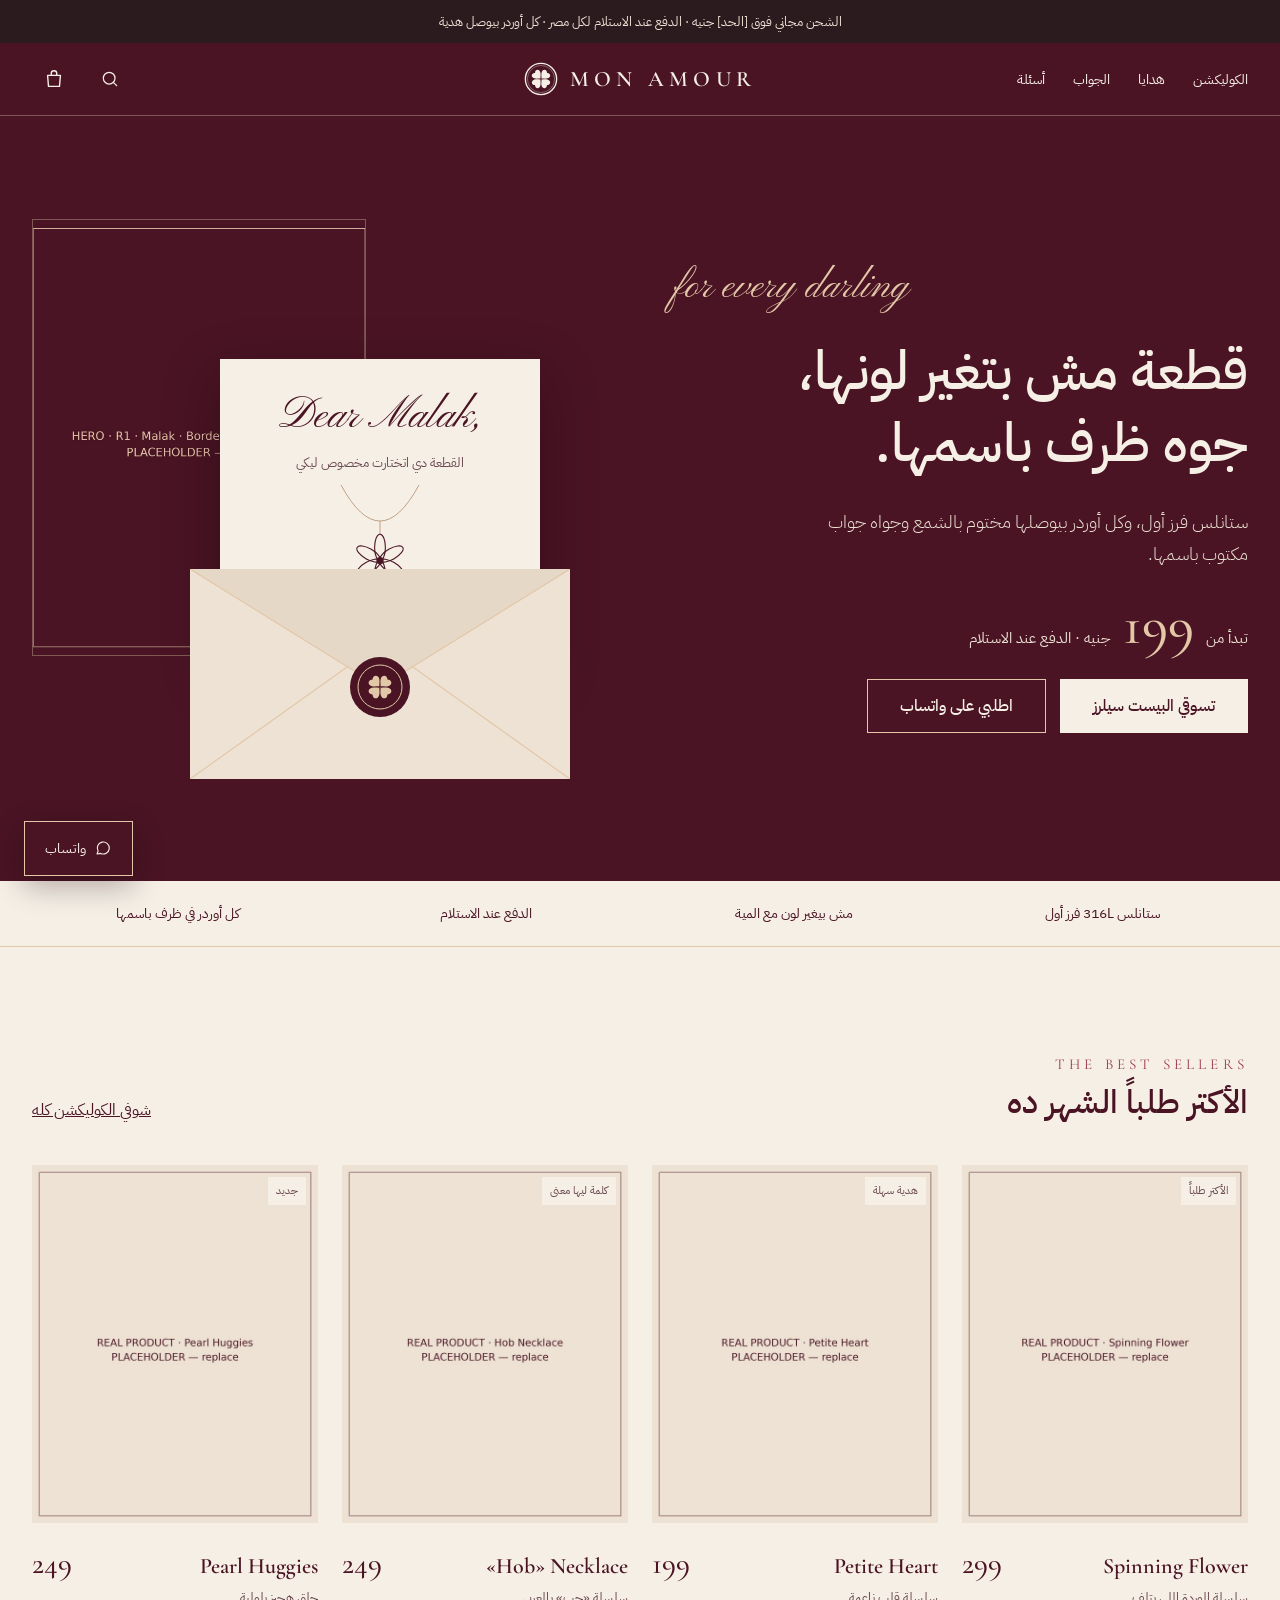
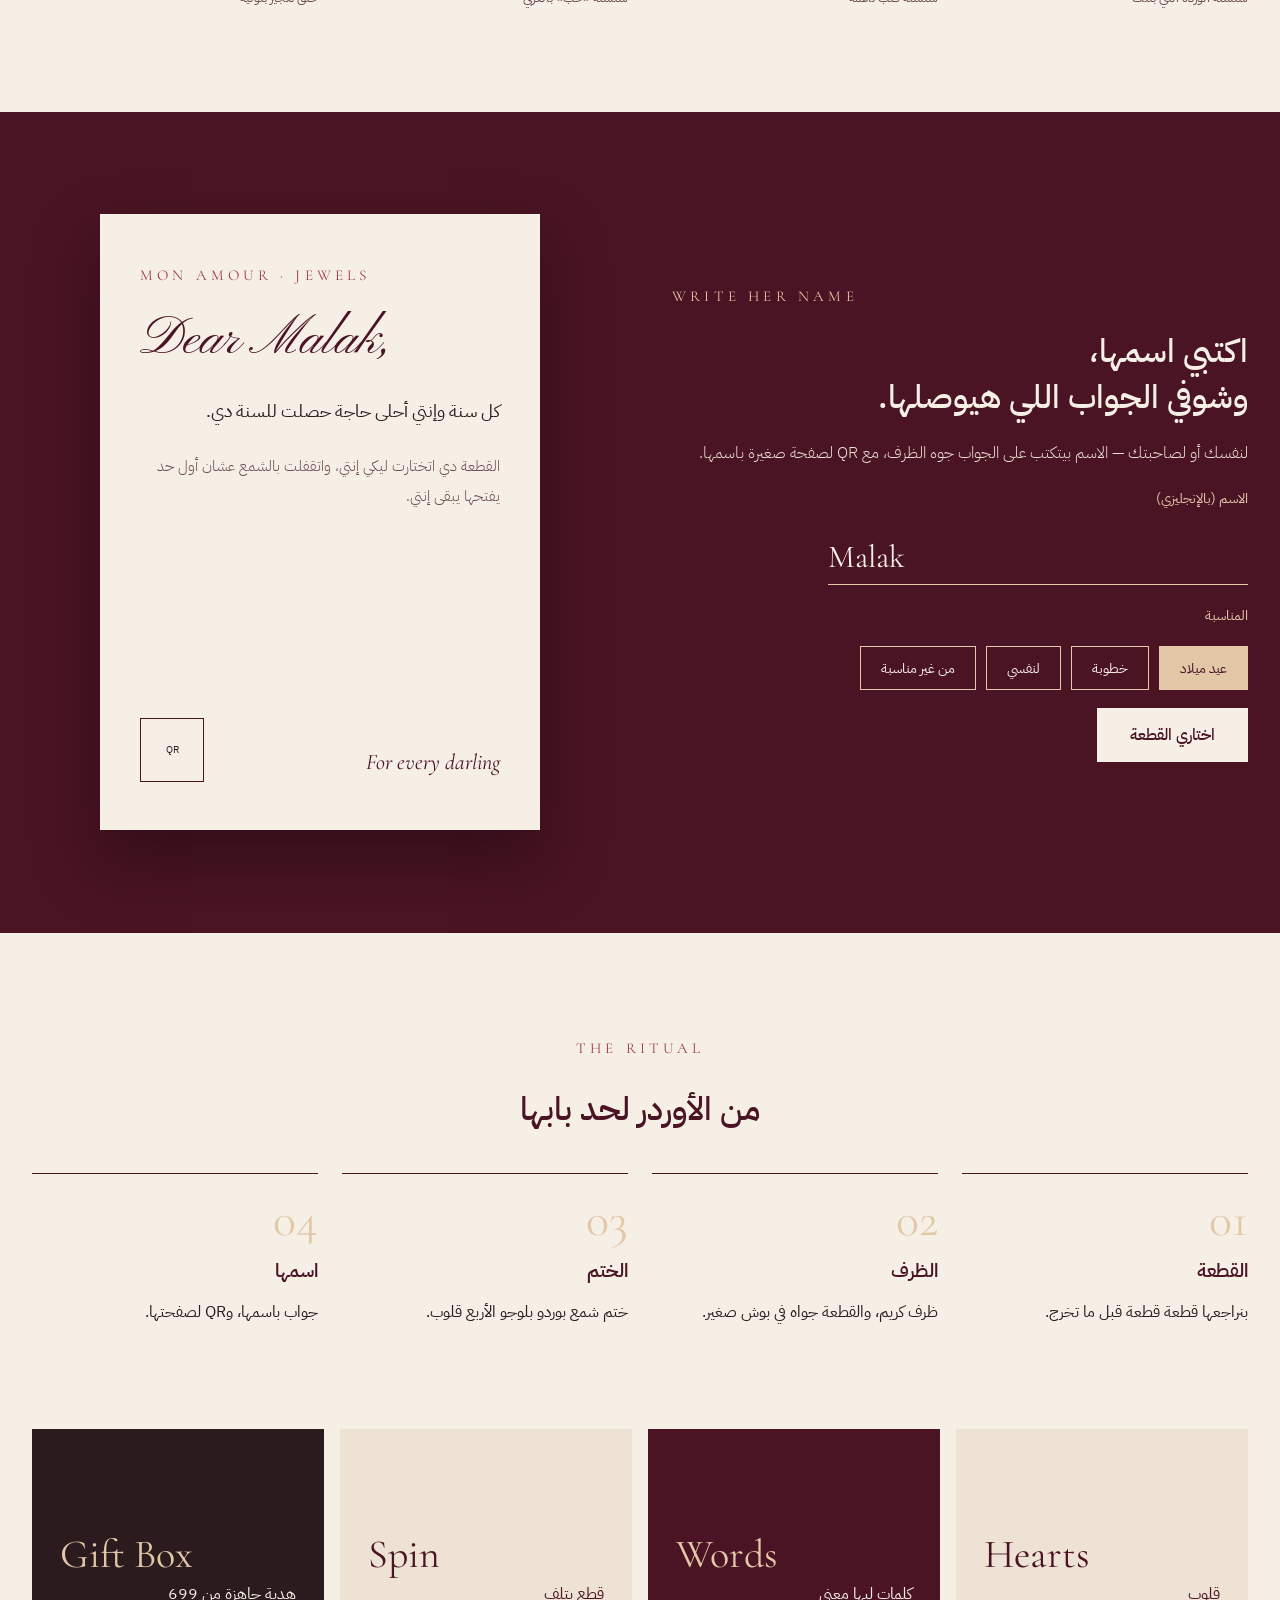
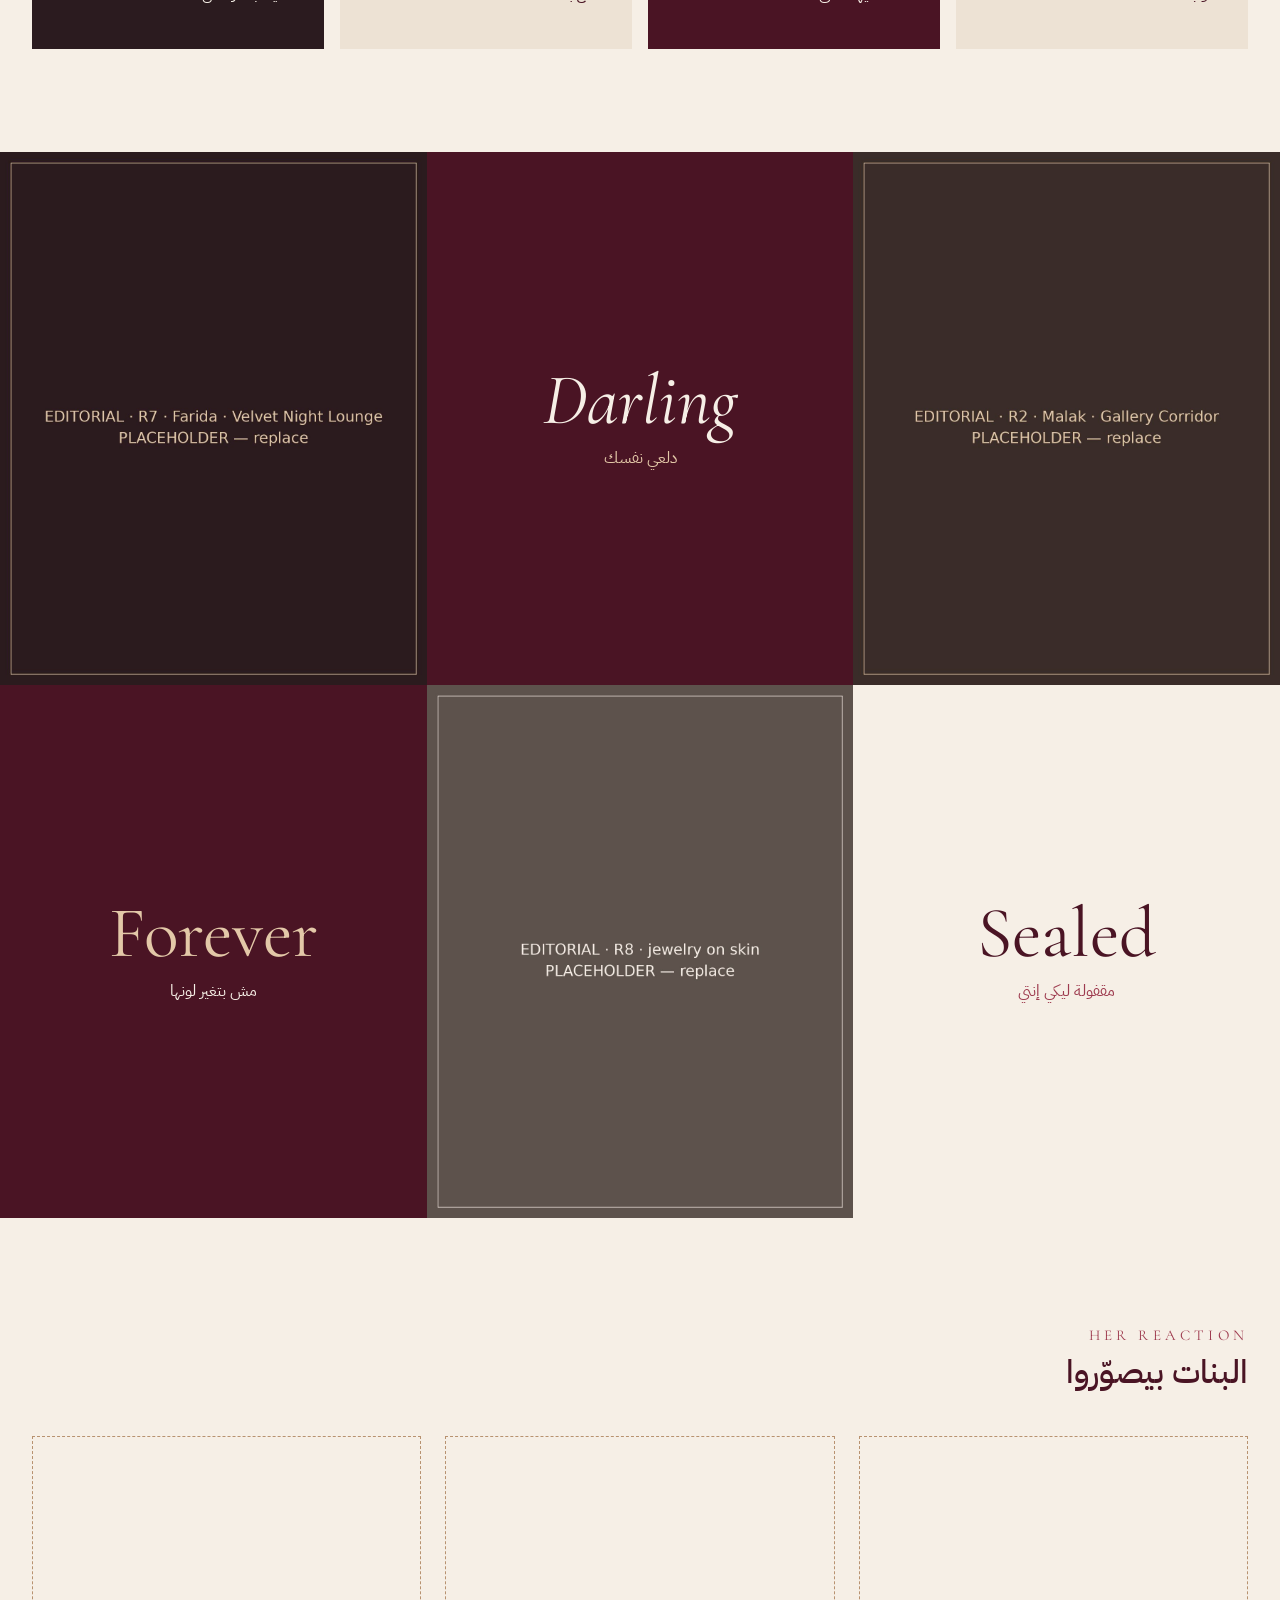
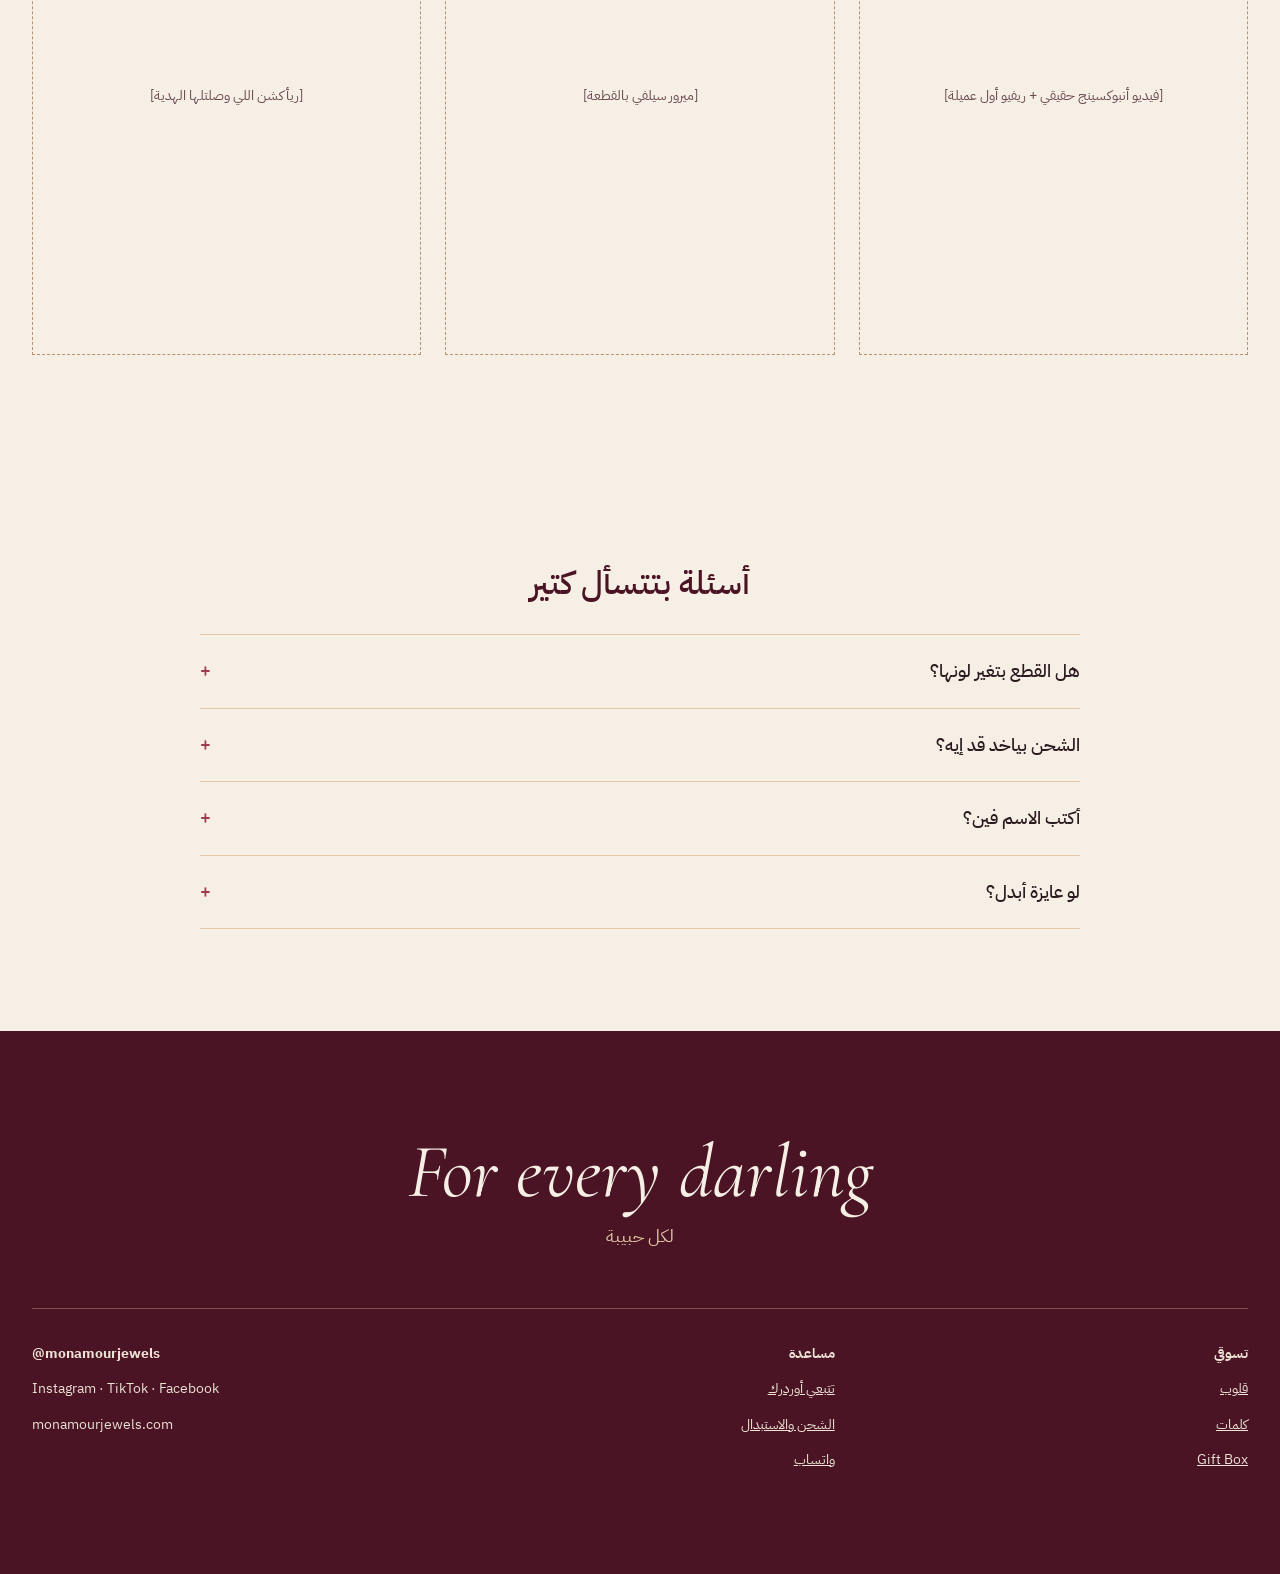
<file: index.html>
<!doctype html>
<html lang="ar" dir="rtl" class="no-js">
<head>
<meta charset="utf-8">
<meta name="viewport" content="width=device-width, initial-scale=1">
<title>MON AMOUR | اكسسوارات ستانلس مش بتغير لون — كل أوردر بيوصل هدية</title>
<meta name="description" content="سلاسل وحلقان ستانلس 316L مش بتغير لون، من 199 جنيه، الدفع عند الاستلام لكل مصر. كل أوردر بيوصل في ظرف مختوم وجواه جواب باسمها.">
<link rel="canonical" href="https://monamourjewels.com/">
<meta property="og:title" content="MON AMOUR · For every darling">
<meta property="og:description" content="قطعة مش بتغير لونها، جوه ظرف باسمها. من 199 جنيه، الدفع عند الاستلام.">
<meta property="og:image" content="https://monamourjewels.com/assets/images/og-cover.jpg">
<meta property="og:locale" content="ar_EG">
<link rel="icon" href="assets/logo/rosette.svg" type="image/svg+xml">
<link rel="preconnect" href="https://fonts.googleapis.com">
<link rel="preconnect" href="https://fonts.gstatic.com" crossorigin>
<link href="https://fonts.googleapis.com/css2?family=Cormorant+Garamond:ital,wght@0,400;0,500;0,600;1,400;1,500&family=IBM+Plex+Sans+Arabic:wght@300;400;500;600&family=Pinyon+Script&display=swap" rel="stylesheet">
<link rel="stylesheet" href="css/tokens.css">
<link rel="stylesheet" href="css/base.css">
<link rel="stylesheet" href="css/motion.css">

<!-- GEO/SEO: who the brand is, in one machine-readable block. Keep it identical to the About page + social bios. -->
<script type="application/ld+json">
{
  "@context": "https://schema.org",
  "@type": "Organization",
  "name": "MON AMOUR",
  "alternateName": "MON AMOUR Jewels",
  "url": "https://monamourjewels.com",
  "logo": "https://monamourjewels.com/assets/logo/rosette.svg",
  "slogan": "For every darling",
  "description": "براند اكسسوارات ستانلس 316L في مصر، مش بتغير لون، من 199 جنيه، والدفع عند الاستلام. كل أوردر بيوصل في ظرف مختوم وجواه جواب باسمها.",
  "areaServed": "EG",
  "sameAs": ["https://www.instagram.com/monamourjewels", "https://www.tiktok.com/@monamourjewels", "https://www.facebook.com/monamourjewels"]
}
</script>
</head>
<body>
<!-- Shared SVG symbols -->
<svg width="0" height="0" style="position:absolute" aria-hidden="true">
  <defs>
    <path id="heart" d="M0,-2 C-3,-6 -14,-12 -14,-21 C-14,-28 -6,-31 0,-25 C6,-31 14,-28 14,-21 C14,-12 3,-6 0,-2Z"/>
    <symbol id="rosette" viewBox="-50 -50 100 100">
      <circle r="46" fill="none" stroke="currentColor" stroke-width="4"/>
      <circle r="40" fill="none" stroke="currentColor" stroke-width="1"/>
      <g fill="currentColor">
        <use href="#heart" transform="rotate(45)"/><use href="#heart" transform="rotate(135)"/>
        <use href="#heart" transform="rotate(225)"/><use href="#heart" transform="rotate(315)"/>
      </g>
    </symbol>
    <symbol id="flower" viewBox="0 0 170 200">
      <path d="M20,0 Q85,120 150,0" fill="none" stroke="#B89270" stroke-width="1.4"/>
      <line x1="85" y1="60" x2="85" y2="82" stroke="#B89270" stroke-width="1.4"/>
      <g class="m-spin">
        <g fill="none" stroke="#4A1424" stroke-width="1.8">
          <ellipse cx="85" cy="104" rx="9" ry="22" transform="rotate(0 85 126)"/><ellipse cx="85" cy="104" rx="9" ry="22" transform="rotate(60 85 126)"/>
          <ellipse cx="85" cy="104" rx="9" ry="22" transform="rotate(120 85 126)"/><ellipse cx="85" cy="104" rx="9" ry="22" transform="rotate(180 85 126)"/>
          <ellipse cx="85" cy="104" rx="9" ry="22" transform="rotate(240 85 126)"/><ellipse cx="85" cy="104" rx="9" ry="22" transform="rotate(300 85 126)"/>
        </g>
        <circle cx="85" cy="126" r="6" fill="#4A1424"/>
      </g>
    </symbol>
    <symbol id="i-wa" viewBox="0 0 24 24"><path d="M4 20l1.5-4A8 8 0 1 1 9 19.2L4 20z" fill="none" stroke="currentColor" stroke-width="1.5" stroke-linecap="round" stroke-linejoin="round"/></symbol>
    <symbol id="i-bag" viewBox="0 0 24 24"><g fill="none" stroke="currentColor" stroke-width="1.5" stroke-linecap="round" stroke-linejoin="round"><path d="M5 8h14l-1 12H6L5 8z"/><path d="M9 8V6a3 3 0 0 1 6 0v2"/></g></symbol>
    <symbol id="i-search" viewBox="0 0 24 24"><g fill="none" stroke="currentColor" stroke-width="1.5" stroke-linecap="round"><circle cx="11" cy="11" r="7"/><path d="M20 20l-4-4"/></g></symbol>
    <symbol id="i-menu" viewBox="0 0 24 24"><path d="M4 8h16M4 16h16" fill="none" stroke="currentColor" stroke-width="1.5" stroke-linecap="round"/></symbol>
  </defs>
</svg>

<div class="announce">الشحن مجاني فوق [الحد] جنيه · الدفع عند الاستلام لكل مصر · كل أوردر بيوصل هدية</div>

<header class="header">
  <div class="container header__row">
    <nav class="nav" aria-label="القائمة الرئيسية">
      <a href="#shop">الكوليكشن</a><a href="#gift">هدايا</a><a href="#ritual">الجواب</a><a href="#faq">أسئلة</a>
    </nav>
    <button class="icon-btn menu-btn" type="button" aria-label="القائمة"><svg width="22" height="22"><use href="#i-menu"/></svg></button>
    <a class="logo" href="/" aria-label="MON AMOUR الرئيسية" dir="ltr">
      <svg width="34" height="34" aria-hidden="true"><use href="#rosette"/></svg><span>MON AMOUR</span>
    </a>
    <div class="header__tools">
      <button class="icon-btn" type="button" aria-label="بحث"><svg width="20" height="20"><use href="#i-search"/></svg></button>
      <a class="icon-btn" href="#cart" aria-label="الشنطة، فاضية"><svg width="22" height="22"><use href="#i-bag"/></svg></a>
    </div>
  </div>
</header>

<main>
  <!-- 01 HERO — offer + price + CTA + WhatsApp on the first screen -->
  <section class="stage hero">
    <div class="container section hero__grid">
      <div class="hero__copy">
        <span class="script hero__kicker m-up m-d1">for every darling</span>
        <h1 class="m-up m-d2">قطعة مش بتغير لونها،<br>جوه ظرف باسمها.</h1>
        <p class="hero__lead m-up m-d3">ستانلس فرز أول، وكل أوردر بيوصلها مختوم بالشمع وجواه جواب مكتوب باسمها.</p>
        <p class="price-line m-up m-d4"><span>تبدأ من</span><span class="latin">199</span><span>جنيه · الدفع عند الاستلام</span></p>
        <div class="hero__ctas m-up m-d4">
          <a class="btn btn--cream" href="#shop">تسوقي البيست سيلرز</a>
          <a class="btn btn--ghost" href="https://wa.me/20XXXXXXXXXX">اطلبي على واتساب</a>
        </div>
      </div>
      <div class="hero__visual" aria-hidden="true">
        <img class="hero__photo" src="assets/images/hero-r1-malak-lacquer.jpg" alt="" width="640" height="800" fetchpriority="high">
        <div class="envelope">
          <div class="letter m-rise">
            <span class="script m-write">Dear Malak,</span>
            <span class="muted" style="font-size:13px">القطعة دي اتختارت مخصوص ليكي</span>
            <svg width="120" height="120"><use href="#flower"/></svg>
          </div>
          <svg class="envelope__body" viewBox="0 0 380 210">
            <rect width="380" height="210" fill="#EDE2D4"/>
            <path d="M0,210 L160,96 M380,210 L220,96" fill="none" stroke="#E3C8A8" stroke-width="1.2"/>
            <path d="M0,0 L190,118 L380,0" fill="#E6D8C6" stroke="#E3C8A8" stroke-width="1.2"/>
            <g class="m-seal">
              <circle cx="190" cy="118" r="30" fill="#4A1424"/>
              <circle cx="190" cy="118" r="22" fill="none" stroke="#E3C8A8" stroke-width="1"/>
              <g fill="#E3C8A8" transform="translate(190 118) scale(.42)">
                <use href="#heart" transform="rotate(45)"/><use href="#heart" transform="rotate(135)"/><use href="#heart" transform="rotate(225)"/><use href="#heart" transform="rotate(315)"/>
              </g>
            </g>
          </svg>
        </div>
      </div>
    </div>
  </section>

  <!-- 02 TRUST -->
  <section class="trust" aria-label="ليه MON AMOUR">
    <div class="container trust__row">
      <div class="trust__item">ستانلس 316L فرز أول</div>
      <div class="trust__item">مش بيغير لون مع المية</div>
      <div class="trust__item">الدفع عند الاستلام</div>
      <div class="trust__item">كل أوردر في ظرف باسمها</div>
    </div>
  </section>

  <!-- 03 BEST SELLERS — 4 pieces, real product photo + 5s in-hand video -->
  <section id="shop" class="container section">
    <div class="section-head">
      <div><span class="eyebrow">The best sellers</span><h2 class="h2">الأكتر طلباً الشهر ده</h2></div>
      <a href="/collections/all">شوفي الكوليكشن كله</a>
    </div>
    <div class="grid-products">
      <a class="card m-reveal" href="product.html">
        <div class="card__media"><span class="card__tag">الأكتر طلباً</span><img src="assets/images/product-spinning-flower.jpg" alt="سلسلة الوردة اللي بتلف ستانلس دهبي" loading="lazy" width="600" height="750"></div>
        <div class="card__meta"><div><div class="card__name">Spinning Flower</div><div class="card__ar">سلسلة الوردة اللي بتلف</div></div><span class="card__price latin m-sweep">299</span></div>
      </a>
      <a class="card m-reveal" href="product.html">
        <div class="card__media"><span class="card__tag">هدية سهلة</span><img src="assets/images/product-petite-heart.jpg" alt="سلسلة قلب ناعمة ستانلس" loading="lazy" width="600" height="750"></div>
        <div class="card__meta"><div><div class="card__name">Petite Heart</div><div class="card__ar">سلسلة قلب ناعمة</div></div><span class="card__price latin m-sweep">199</span></div>
      </a>
      <a class="card m-reveal" href="product.html">
        <div class="card__media"><span class="card__tag">كلمة ليها معنى</span><img src="assets/images/product-hob.jpg" alt="سلسلة حب بالعربي ستانلس" loading="lazy" width="600" height="750"></div>
        <div class="card__meta"><div><div class="card__name">«Hob» Necklace</div><div class="card__ar">سلسلة «حب» بالعربي</div></div><span class="card__price latin m-sweep">249</span></div>
      </a>
      <a class="card m-reveal" href="product.html">
        <div class="card__media"><span class="card__tag">جديد</span><img src="assets/images/product-pearl-huggies.jpg" alt="حلق هجيز ستانلس بلولية" loading="lazy" width="600" height="750"></div>
        <div class="card__meta"><div><div class="card__name">Pearl Huggies</div><div class="card__ar">حلق هجيز بلولية</div></div><span class="card__price latin m-sweep">249</span></div>
      </a>
    </div>
  </section>

  <!-- 04 WRITE HER NAME — the selling experience -->
  <section id="gift" class="stage namer">
    <div class="container section namer__grid">
      <div class="namer__form">
        <span class="eyebrow">Write her name</span>
        <h2 class="h2">اكتبي اسمها،<br>وشوفي الجواب اللي هيوصلها.</h2>
        <p style="font-weight:300;color:var(--sand-linen)">لنفسك أو لصاحبتك — الاسم بيتكتب على الجواب جوه الظرف، مع QR لصفحة صغيرة باسمها.</p>
        <label for="her-name">الاسم (بالإنجليزي)</label>
        <input id="her-name" type="text" maxlength="16" placeholder="Malak" value="Malak" autocomplete="off" data-name-input>
        <span class="label" id="occ-label">المناسبة</span>
        <div class="pills" role="group" aria-labelledby="occ-label" data-occasions>
          <button class="pill" type="button" aria-pressed="true" data-line="كل سنة وإنتي أحلى حاجة حصلت للسنة دي.">عيد ميلاد</button>
          <button class="pill" type="button" aria-pressed="false" data-line="مبروك يا عروسة — دي أول هدية في الحكاية.">خطوبة</button>
          <button class="pill" type="button" aria-pressed="false" data-line="دلعي نفسك — إنتي المناسبة.">لنفسي</button>
          <button class="pill" type="button" aria-pressed="false" data-line="من غير مناسبة… عشان إنتي تستاهلي.">من غير مناسبة</button>
        </div>
        <a class="btn btn--cream" href="#shop" style="align-self:flex-start">اختاري القطعة</a>
      </div>
      <div class="letter-card" aria-live="polite">
        <span class="eyebrow" style="color:var(--dried-rose)">MON AMOUR · Jewels</span>
        <span class="script m-write" data-name-out>Dear Malak,</span>
        <p style="font-size:18px;line-height:2" data-occ-out>كل سنة وإنتي أحلى حاجة حصلت للسنة دي.</p>
        <p class="muted" style="font-size:15px;line-height:2;font-weight:300">القطعة دي اتختارت ليكي إنتي، واتقفلت بالشمع عشان أول حد يفتحها يبقى إنتي.</p>
        <div class="letter-card__foot"><span class="latin" style="font-style:italic;font-size:22px;color:var(--seal-bordeaux)">For every darling</span><div class="qr" dir="ltr">QR</div></div>
      </div>
    </div>
  </section>

  <!-- 05 THE RITUAL -->
  <section id="ritual" class="container section">
    <div class="section-head section-head--center"><span class="eyebrow">The ritual</span><h2 class="h2">من الأوردر لحد بابها</h2></div>
    <ol class="ritual">
      <li class="m-reveal"><span class="num latin">01</span><strong>القطعة</strong><span>بنراجعها قطعة قطعة قبل ما تخرج.</span></li>
      <li class="m-reveal"><span class="num latin">02</span><strong>الظرف</strong><span>ظرف كريم، والقطعة جواه في بوش صغير.</span></li>
      <li class="m-reveal"><span class="num latin">03</span><strong>الختم</strong><span>ختم شمع بوردو بلوجو الأربع قلوب.</span></li>
      <li class="m-reveal"><span class="num latin">04</span><strong>اسمها</strong><span>جواب باسمها، وQR لصفحتها.</span></li>
    </ol>
  </section>

  <!-- 06 SHOP BY MEANING -->
  <section class="container" style="padding-bottom:var(--section-y)">
    <div class="meanings">
      <a class="meaning" href="/collections/hearts"><span class="latin">Hearts</span><span>قلوب</span></a>
      <a class="meaning meaning--stage" href="/collections/words"><span class="latin">Words</span><span>كلمات ليها معنى</span></a>
      <a class="meaning" href="/collections/spin"><span class="latin">Spin</span><span>قطع بتلف</span></a>
      <a class="meaning meaning--night" href="/products/gift-box"><span class="latin">Gift Box</span><span>هدية جاهزة من 699</span></a>
    </div>
  </section>

  <!-- 07 EDITORIAL CHESSBOARD — AI shoot system shots (recipes R2 / R7 / R8) -->
  <section class="night" aria-label="Editorial">
    <div class="container chess" style="padding-inline:0">
      <img src="assets/images/editorial-r2-malak-corridor.jpg" alt="ملك لابسة سلسلة MON AMOUR في ممر جاليري" loading="lazy" width="600" height="750">
      <div class="chess__word stage"><span class="latin" style="font-style:italic">Darling</span><span style="color:var(--champagne)">دلعي نفسك</span></div>
      <img src="assets/images/editorial-r7-farida-lounge.jpg" alt="فريدة بلوك سهرة وسلسلة MON AMOUR" loading="lazy" width="600" height="750">
      <div class="chess__word" style="background:var(--letter-cream)"><span class="latin" style="color:var(--seal-bordeaux)">Sealed</span><span style="color:var(--dried-rose)">مقفولة ليكي إنتي</span></div>
      <img src="assets/images/editorial-r8-malak-skin.jpg" alt="سلسلة MON AMOUR على الرقبة قريب" loading="lazy" width="600" height="750">
      <div class="chess__word stage"><span class="latin" style="color:var(--champagne)">Forever</span><span>مش بتغير لونها</span></div>
    </div>
  </section>

  <!-- 08 HER REACTION — real UGC only, after the first orders -->
  <section class="container section">
    <div class="section-head"><div><span class="eyebrow">Her reaction</span><h2 class="h2">البنات بيصوّروا</h2></div></div>
    <div class="ugc"><div>[فيديو أنبوكسينج حقيقي + ريفيو أول عميلة]</div><div>[ميرور سيلفي بالقطعة]</div><div>[ريأكشن اللي وصلتلها الهدية]</div></div>
  </section>

  <!-- 09 FAQ — direct answers in the first sentence (GEO) -->
  <section id="faq" class="container section">
    <div class="faq">
      <h2 class="h2" style="text-align:center;margin-bottom:28px">أسئلة بتتسأل كتير</h2>
      <details><summary>هل القطع بتغير لونها؟</summary><p>لا. القطع ستانلس ستيل 316L، ماشية مع المية والبرفان.</p></details>
      <details><summary>الشحن بياخد قد إيه؟</summary><p>بنشحن لكل محافظات مصر خلال [عدد] أيام، والدفع عند الاستلام.</p></details>
      <details><summary>أكتب الاسم فين؟</summary><p>في صفحة القطعة، قبل «اطلبي». بنكتبه على الجواب جوه الظرف.</p></details>
      <details><summary>لو عايزة أبدل؟</summary><p>[سياسة الاستبدال والمرتجع]</p></details>
    </div>
  </section>
</main>

<!-- 10 SIGN-OFF -->
<footer class="footer">
  <div class="container section">
    <div class="footer__sign"><span class="latin">For every darling</span><span style="color:var(--champagne);font-size:18px">لكل حبيبة</span></div>
    <div class="footer__cols">
      <div><strong>تسوقي</strong><a href="/collections/hearts">قلوب</a><a href="/collections/words">كلمات</a><a href="/products/gift-box">Gift Box</a></div>
      <div><strong>مساعدة</strong><a href="/pages/track">تتبعي أوردرك</a><a href="#faq">الشحن والاستبدال</a><a href="https://wa.me/20XXXXXXXXXX">واتساب</a></div>
      <div dir="ltr"><strong>@monamourjewels</strong><span>Instagram · TikTok · Facebook</span><span>monamourjewels.com</span></div>
    </div>
  </div>
</footer>

<a class="wa-float" href="https://wa.me/20XXXXXXXXXX" aria-label="اطلبي على واتساب"><svg width="18" height="18" aria-hidden="true"><use href="#i-wa"/></svg><span>واتساب</span></a>
<div class="buybar">
  <a class="btn btn--bordeaux" href="#shop">اطلبي — الدفع عند الاستلام</a>
  <a class="wa" href="https://wa.me/20XXXXXXXXXX" aria-label="واتساب"><svg width="20" height="20" aria-hidden="true"><use href="#i-wa"/></svg></a>
</div>

<script src="js/app.js" defer></script>
</body>
</html>
</file>
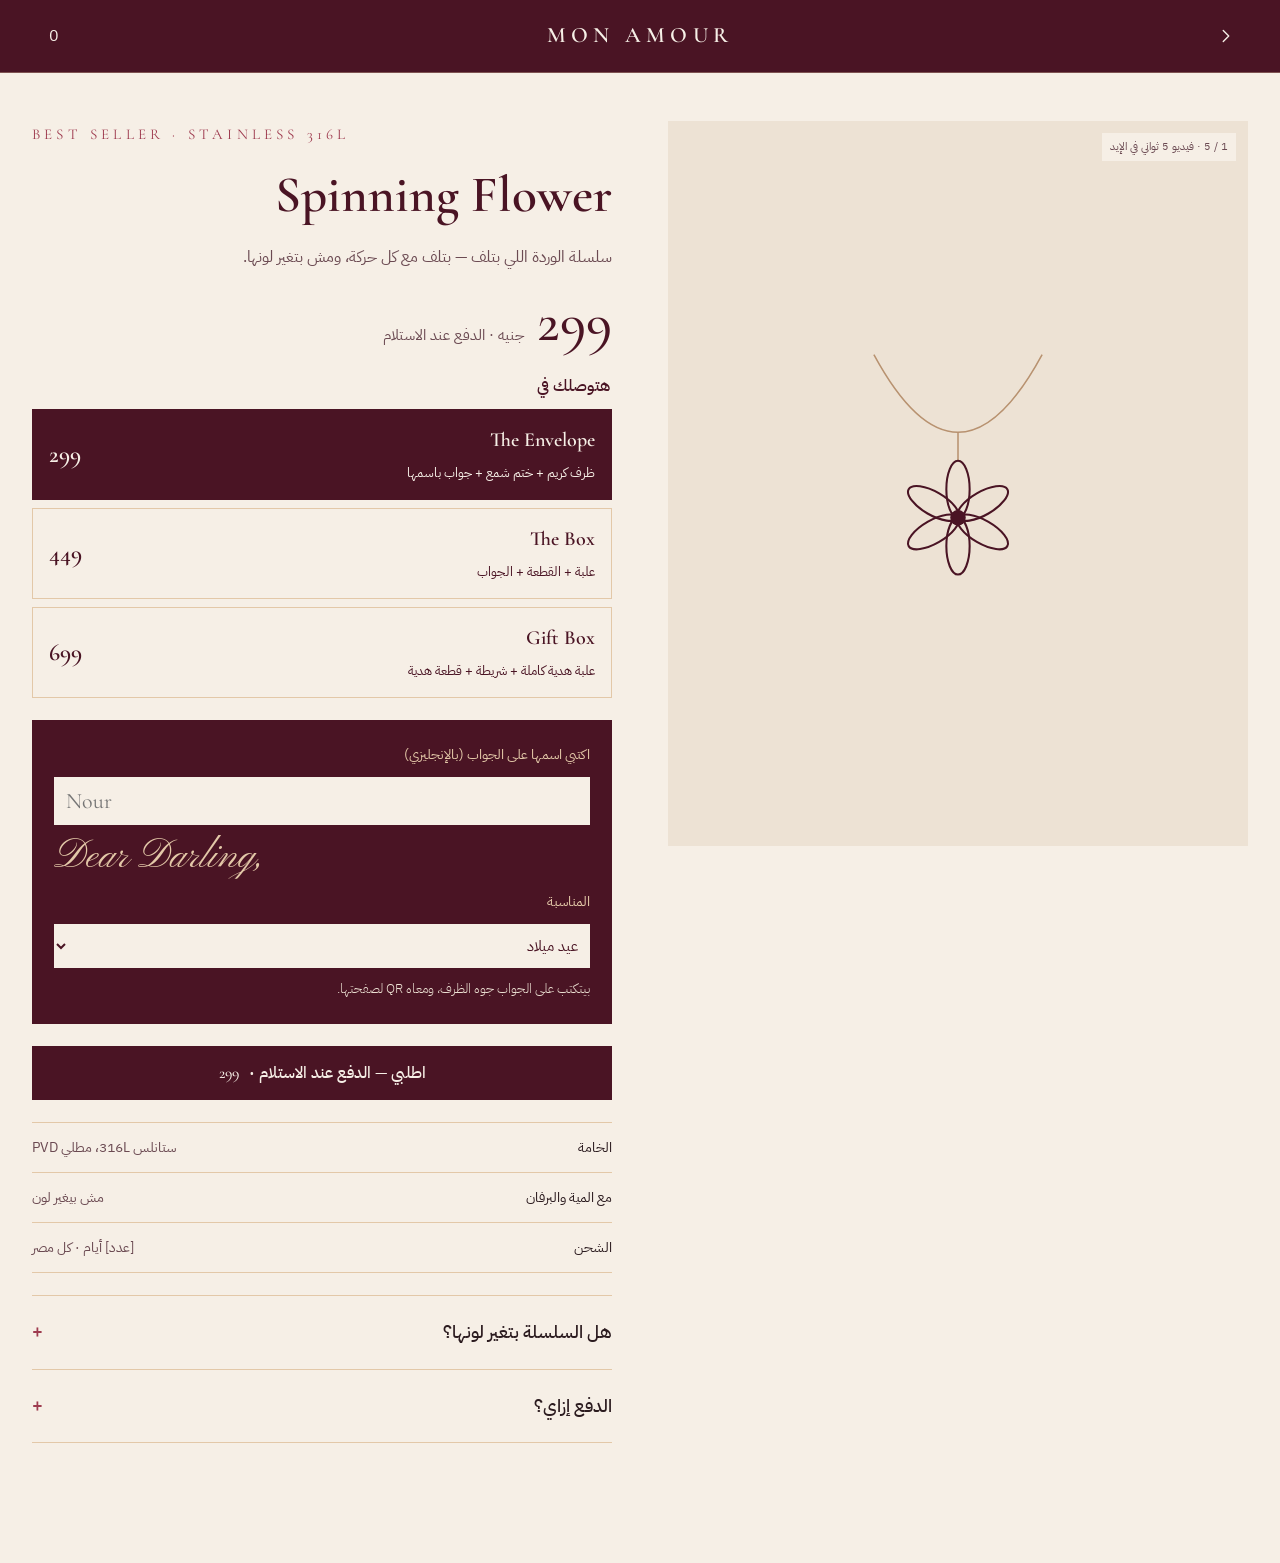
<file: product.html>
<!doctype html>
<html lang="ar" dir="rtl" class="no-js">
<head>
<meta charset="utf-8">
<meta name="viewport" content="width=device-width, initial-scale=1">
<title>سلسلة الوردة اللي بتلف ستانلس 316L | MON AMOUR</title>
<meta name="description" content="سلسلة Spinning Flower ستانلس 316L مش بتغير لون مع المية، 299 جنيه، الدفع عند الاستلام لكل مصر. بتوصل في ظرف مختوم وجواه جواب باسمها.">
<link rel="canonical" href="https://monamourjewels.com/products/spinning-flower-necklace">
<link rel="icon" href="assets/logo/rosette.svg" type="image/svg+xml">
<link rel="preconnect" href="https://fonts.googleapis.com">
<link rel="preconnect" href="https://fonts.gstatic.com" crossorigin>
<link href="https://fonts.googleapis.com/css2?family=Cormorant+Garamond:ital,wght@0,400;0,500;0,600;1,400&family=IBM+Plex+Sans+Arabic:wght@300;400;500;600&family=Pinyon+Script&display=swap" rel="stylesheet">
<link rel="stylesheet" href="css/tokens.css">
<link rel="stylesheet" href="css/base.css">
<link rel="stylesheet" href="css/motion.css">
<!-- Product schema. In Shopify, generate from product data (price, availability). Add aggregateRating ONLY from real reviews. -->
<script type="application/ld+json">
{
  "@context": "https://schema.org",
  "@type": "Product",
  "name": "Spinning Flower Necklace — سلسلة الوردة اللي بتلف",
  "brand": { "@type": "Brand", "name": "MON AMOUR" },
  "material": "Stainless steel 316L, PVD plated",
  "description": "سلسلة ستانلس 316L بوردة بتلف مع الحركة، مش بتغير لون مع المية والبرفان. بتوصل في ظرف مختوم وجواب باسمها.",
  "image": ["https://monamourjewels.com/assets/images/product-spinning-flower.jpg"],
  "offers": { "@type": "Offer", "priceCurrency": "EGP", "price": "299", "availability": "https://schema.org/InStock", "url": "https://monamourjewels.com/products/spinning-flower-necklace" }
}
</script>
<script type="application/ld+json">
{
  "@context": "https://schema.org",
  "@type": "FAQPage",
  "mainEntity": [
    { "@type": "Question", "name": "هل السلسلة بتغير لونها؟", "acceptedAnswer": { "@type": "Answer", "text": "لا. ستانلس ستيل 316L مطلي PVD، ماشي مع المية والبرفان." } },
    { "@type": "Question", "name": "الدفع إزاي؟", "acceptedAnswer": { "@type": "Answer", "text": "الدفع عند الاستلام لكل محافظات مصر." } }
  ]
}
</script>
</head>
<body>
<svg width="0" height="0" style="position:absolute" aria-hidden="true">
  <defs>
    <symbol id="flower" viewBox="0 0 170 200">
      <path d="M20,0 Q85,120 150,0" fill="none" stroke="#B89270" stroke-width="1.2"/>
      <line x1="85" y1="60" x2="85" y2="82" stroke="#B89270" stroke-width="1.2"/>
      <g class="m-spin"><g fill="none" stroke="#4A1424" stroke-width="1.6">
        <ellipse cx="85" cy="104" rx="9" ry="22" transform="rotate(0 85 126)"/><ellipse cx="85" cy="104" rx="9" ry="22" transform="rotate(60 85 126)"/><ellipse cx="85" cy="104" rx="9" ry="22" transform="rotate(120 85 126)"/>
        <ellipse cx="85" cy="104" rx="9" ry="22" transform="rotate(180 85 126)"/><ellipse cx="85" cy="104" rx="9" ry="22" transform="rotate(240 85 126)"/><ellipse cx="85" cy="104" rx="9" ry="22" transform="rotate(300 85 126)"/>
      </g><circle cx="85" cy="126" r="6" fill="#4A1424"/></g>
    </symbol>
    <symbol id="i-wa" viewBox="0 0 24 24"><path d="M4 20l1.5-4A8 8 0 1 1 9 19.2L4 20z" fill="none" stroke="currentColor" stroke-width="1.5" stroke-linecap="round" stroke-linejoin="round"/></symbol>
    <symbol id="i-back" viewBox="0 0 24 24"><path d="M9 6l6 6-6 6" fill="none" stroke="currentColor" stroke-width="1.5" stroke-linecap="round" stroke-linejoin="round"/></symbol>
  </defs>
</svg>

<header class="header">
  <div class="container header__row">
    <a class="icon-btn" href="index.html" aria-label="رجوع للرئيسية"><svg width="22" height="22"><use href="#i-back"/></svg></a>
    <a class="logo" href="index.html" dir="ltr"><span>MON AMOUR</span></a>
    <div class="header__tools"><a class="icon-btn" href="#cart" aria-label="الشنطة">0</a></div>
  </div>
</header>

<main class="container">
  <!-- In Shopify this is a product form: name + occasion go as line item properties, packaging = variant -->
  <form class="pdp" action="/cart/add" method="post" data-pdp>
    <div class="pdp__gallery">
      <!-- Replace with real product photos + 5s in-hand video (muted, loop, playsinline, lazy) -->
      <svg width="220" height="260" role="img" aria-label="سلسلة الوردة اللي بتلف"><use href="#flower"/></svg>
      <span class="card__tag">1 / 5 · فيديو 5 ثواني في الإيد</span>
    </div>

    <div class="pdp__info">
      <span class="eyebrow">Best seller · Stainless 316L</span>
      <h1>Spinning Flower</h1>
      <p class="muted">سلسلة الوردة اللي بتلف — بتلف مع كل حركة، ومش بتغير لونها.</p>
      <p class="price-line" style="color:var(--muted)"><span class="latin" style="color:var(--seal-bordeaux)" data-total>299</span><span>جنيه · الدفع عند الاستلام</span></p>

      <fieldset class="pack">
        <legend style="font-weight:500;color:var(--seal-bordeaux);margin-bottom:8px">هتوصلك في</legend>
        <input type="radio" name="id" id="v-env" value="VARIANT_ID_ENVELOPE" data-price="299" checked>
        <label for="v-env"><span><span class="latin">The Envelope</span><br><small>ظرف كريم + ختم شمع + جواب باسمها</small></span><span class="p latin">299</span></label>
        <input type="radio" name="id" id="v-box" value="VARIANT_ID_BOX" data-price="449">
        <label for="v-box"><span><span class="latin">The Box</span><br><small>علبة + القطعة + الجواب</small></span><span class="p latin">449</span></label>
        <input type="radio" name="id" id="v-gift" value="VARIANT_ID_GIFTBOX" data-price="699">
        <label for="v-gift"><span><span class="latin">Gift Box</span><br><small>علبة هدية كاملة + شريطة + قطعة هدية</small></span><span class="p latin">699</span></label>
      </fieldset>

      <div class="pdp__name">
        <label for="pdp-name">اكتبي اسمها على الجواب (بالإنجليزي)</label>
        <input id="pdp-name" name="properties[Her name]" type="text" maxlength="16" placeholder="Nour" autocomplete="off" data-name-input>
        <span class="script m-write" data-name-out aria-live="polite">Dear Darling,</span>
        <label for="pdp-occ">المناسبة</label>
        <select id="pdp-occ" name="properties[Occasion]" style="min-height:44px;font:15px var(--font-arabic);padding:8px;border:0;background:var(--letter-cream);color:var(--seal-bordeaux)">
          <option>عيد ميلاد</option><option>خطوبة</option><option>لنفسي</option><option>من غير مناسبة</option>
        </select>
        <small style="color:var(--sand-linen);font-weight:300">بيتكتب على الجواب جوه الظرف، ومعاه QR لصفحتها.</small>
      </div>

      <button class="btn btn--bordeaux" type="submit">اطلبي — الدفع عند الاستلام · <span class="latin" data-total>299</span></button>

      <div class="specs">
        <div><span>الخامة</span><span class="muted">ستانلس 316L، مطلي PVD</span></div>
        <div><span>مع المية والبرفان</span><span class="muted">مش بيغير لون</span></div>
        <div><span>الشحن</span><span class="muted">[عدد] أيام · كل مصر</span></div>
      </div>

      <div class="faq" style="margin:0">
        <details><summary>هل السلسلة بتغير لونها؟</summary><p>لا. ستانلس ستيل 316L مطلي PVD، ماشي مع المية والبرفان.</p></details>
        <details><summary>الدفع إزاي؟</summary><p>الدفع عند الاستلام لكل محافظات مصر.</p></details>
      </div>
    </div>
  </form>
</main>

<div class="buybar">
  <a class="btn btn--bordeaux" href="#" data-submit>اطلبي — <span class="latin" data-total>299</span></a>
  <a class="wa" href="https://wa.me/20XXXXXXXXXX" aria-label="واتساب"><svg width="20" height="20" aria-hidden="true"><use href="#i-wa"/></svg></a>
</div>
<script src="js/app.js" defer></script>
</body>
</html>
</file>
<file: css/tokens.css>
/* MON AMOUR · Design tokens (from the Brand Book, Oct 2026) */
:root {
  /* Named colours */
  --seal-bordeaux: #4A1424;   /* stage: hero, gift, footer, primary buttons */
  --letter-cream:  #F6EFE6;   /* shelf: page background, product area */
  --sand-linen:    #EDE2D4;   /* product tiles, envelope */
  --champagne:     #E3C8A8;   /* hairlines, gold accents, price on bordeaux */
  --dried-rose:    #9E3B4F;   /* eyebrows, hover */
  --ink:           #2B1B1F;   /* body text, night sections */
  --muted:         #6B4A52;   /* secondary text on cream (passes 4.5:1) */
  --brass:         #B89270;   /* chain line in illustrations only */
  --night-shadow:  rgba(20, 6, 10, .35);

  /* Type */
  --font-display: 'Cormorant Garamond', Georgia, serif;  /* Latin headings, prices, logo */
  --font-script:  'Pinyon Script', cursive;              /* her name only, Latin only */
  --font-arabic:  'IBM Plex Sans Arabic', system-ui, sans-serif; /* all Arabic copy */

  /* Type scale (desktop → mobile handled with clamp) */
  --fs-hero:   clamp(32px, 4.2vw, 60px);
  --fs-h2:     clamp(22px, 2.6vw, 36px);
  --fs-price:  clamp(46px, 4.4vw, 64px);
  --fs-body:   16px;
  --fs-small:  14px;
  --fs-eyebrow: 15px;   /* Cormorant, letter-spacing .28em, uppercase */

  /* Layout */
  --container: 1280px;
  --gutter: 32px;
  --section-y: clamp(64px, 8vw, 104px);

  /* Motion — "Slow as silk" */
  --ease-silk: cubic-bezier(.22, 1, .36, 1);
  --ease-write: cubic-bezier(.65, 0, .35, 1);
  --dur-fast: 350ms;
  --dur-base: 800ms;
  --dur-slow: 1600ms;
}
</file>
<file: css/base.css>
/* MON AMOUR · Base + components (RTL-first) */
*, *::before, *::after { box-sizing: border-box; }
html { -webkit-text-size-adjust: 100%; }
body { margin: 0; background: var(--letter-cream); color: var(--ink); font-family: var(--font-arabic); font-size: var(--fs-body); line-height: 1.8; }
img, svg, video { display: block; max-width: 100%; }
a { color: var(--seal-bordeaux); }
a:hover { color: var(--dried-rose); }
h1, h2, h3, p { margin: 0; }
.latin { font-family: var(--font-display); direction: ltr; unicode-bidi: isolate; }
.script { font-family: var(--font-script); direction: ltr; unicode-bidi: isolate; line-height: 1.1; }
.container { max-width: var(--container); margin: 0 auto; padding-inline: var(--gutter); }
.section { padding-block: var(--section-y); }
.stage { background: var(--seal-bordeaux); color: var(--letter-cream); }
.night { background: var(--ink); color: var(--letter-cream); }
.eyebrow { font-family: var(--font-display); font-size: var(--fs-eyebrow); letter-spacing: .28em; text-transform: uppercase; color: var(--dried-rose); direction: ltr; unicode-bidi: isolate; }
.stage .eyebrow, .night .eyebrow { color: var(--champagne); }
.h2 { font-size: var(--fs-h2); font-weight: 500; color: var(--seal-bordeaux); line-height: 1.4; }
.stage .h2 { color: var(--letter-cream); }
.muted { color: var(--muted); }
.sr-only { position: absolute; width: 1px; height: 1px; overflow: hidden; clip: rect(0 0 0 0); white-space: nowrap; }

/* Buttons — min 44px touch target */
.btn { display: inline-flex; align-items: center; justify-content: center; gap: 10px; min-height: 48px; padding: 14px 32px; font: 500 16px var(--font-arabic); text-decoration: none; border: 1px solid transparent; cursor: pointer; transition: background var(--dur-fast) var(--ease-silk), color var(--dur-fast); }
.btn--cream { background: var(--letter-cream); color: var(--seal-bordeaux); }
.btn--cream:hover { background: var(--champagne); color: var(--seal-bordeaux); }
.btn--ghost { border-color: var(--champagne); color: var(--letter-cream); background: transparent; }
.btn--ghost:hover { background: var(--letter-cream); color: var(--seal-bordeaux); }
.btn--bordeaux { background: var(--seal-bordeaux); color: var(--letter-cream); }
.btn--bordeaux:hover { background: var(--dried-rose); color: var(--letter-cream); }
:focus-visible { outline: 2px solid var(--champagne); outline-offset: 3px; }

/* Announcement + header */
.announce { background: var(--ink); color: var(--sand-linen); font-size: 13px; text-align: center; padding: 10px 16px; }
.header { background: var(--seal-bordeaux); color: var(--letter-cream); border-bottom: 1px solid rgba(227,200,168,.35); }
.header__row { display: grid; grid-template-columns: 1fr auto 1fr; align-items: center; gap: 16px; padding-block: 14px; }
.header a { color: var(--letter-cream); text-decoration: none; }
.nav { display: flex; gap: 28px; flex-wrap: wrap; font-size: 14px; }
.logo { display: flex; align-items: center; gap: 12px; }
.logo span { font-family: var(--font-display); font-weight: 600; font-size: 22px; letter-spacing: .24em; }
.header__tools { display: flex; justify-content: flex-end; align-items: center; gap: 12px; }
.icon-btn { background: none; border: 0; color: inherit; width: 44px; height: 44px; display: inline-flex; align-items: center; justify-content: center; cursor: pointer; }
.menu-btn { display: none; }

/* Hero */
.hero__grid { display: grid; grid-template-columns: repeat(auto-fit, minmax(min(100%, 460px), 1fr)); gap: 64px; align-items: center; }
.hero__copy { display: flex; flex-direction: column; gap: 26px; }
.hero__kicker { font-size: 40px; color: var(--champagne); }
.hero h1 { font-size: var(--fs-hero); font-weight: 500; line-height: 1.35; }
.hero__lead { font-size: 18px; font-weight: 300; color: var(--sand-linen); max-width: 460px; }
.price-line { display: flex; align-items: baseline; gap: 12px; flex-wrap: wrap; color: var(--sand-linen); font-size: 15px; }
.price-line .latin { font-size: var(--fs-price); line-height: 1; color: var(--champagne); font-weight: 500; }
.hero__ctas { display: flex; gap: 14px; flex-wrap: wrap; }
.hero__visual { position: relative; height: 560px; display: flex; align-items: flex-end; justify-content: center; }
.hero__photo { position: absolute; top: 0; left: 0; width: 58%; height: 78%; object-fit: cover; border: 1px solid rgba(227,200,168,.4); background: #3A0F1C; }
.envelope { position: relative; width: 380px; max-width: 100%; height: 330px; margin-left: 120px; }
.letter { position: absolute; left: 30px; right: 30px; bottom: 120px; height: 300px; background: var(--letter-cream); box-shadow: 0 20px 50px var(--night-shadow); display: flex; flex-direction: column; align-items: center; padding-top: 34px; gap: 10px; color: var(--ink); }
.letter .script { font-size: 44px; color: var(--seal-bordeaux); padding: 0 8px; }
.envelope__body { position: absolute; bottom: 0; left: 0; width: 100%; height: auto; }

/* Trust strip */
.trust { border-bottom: 1px solid var(--champagne); }
.trust__row { display: grid; grid-template-columns: repeat(auto-fit, minmax(200px, 1fr)); gap: 16px; padding-block: 20px; font-size: 14px; color: var(--seal-bordeaux); }
.trust__item { display: flex; gap: 10px; align-items: center; justify-content: center; }

/* Section head */
.section-head { display: flex; justify-content: space-between; align-items: flex-end; gap: 24px; flex-wrap: wrap; margin-bottom: 40px; }
.section-head--center { flex-direction: column; align-items: center; text-align: center; }

/* Product cards */
.grid-products { display: grid; grid-template-columns: repeat(auto-fill, minmax(240px, 1fr)); gap: 24px; }
.card { display: flex; flex-direction: column; gap: 14px; text-decoration: none; color: var(--ink); }
.card__media { position: relative; aspect-ratio: 4 / 5; background: var(--sand-linen); display: flex; align-items: center; justify-content: center; overflow: hidden; }
.card__media img, .card__media video { width: 100%; height: 100%; object-fit: cover; }
.card__tag { position: absolute; top: 12px; right: 12px; font-size: 11px; color: var(--muted); background: var(--letter-cream); padding: 4px 8px; }
.card__meta { display: flex; justify-content: space-between; align-items: baseline; gap: 12px; }
.card__name { font-family: var(--font-display); font-size: 22px; font-weight: 600; color: var(--seal-bordeaux); direction: ltr; }
.card__ar { font-size: 13px; color: var(--muted); }
.card__price { font-family: var(--font-display); font-size: 30px; font-weight: 500; color: var(--seal-bordeaux); }

/* Write her name */
.namer__grid { display: grid; grid-template-columns: repeat(auto-fit, minmax(min(100%, 440px), 1fr)); gap: 64px; align-items: center; }
.namer__form { display: flex; flex-direction: column; gap: 18px; }
.namer label, .namer .label { font-size: 14px; color: var(--champagne); }
.namer input { background: transparent; border: 0; border-bottom: 1px solid var(--champagne); color: var(--letter-cream); font: 32px var(--font-display); padding: 8px 0; max-width: 420px; direction: ltr; }
.pills { display: flex; gap: 10px; flex-wrap: wrap; }
.pill { font: 14px var(--font-arabic); padding: 10px 20px; min-height: 44px; cursor: pointer; border: 1px solid var(--champagne); background: transparent; color: var(--letter-cream); }
.pill[aria-pressed="true"] { background: var(--champagne); color: var(--seal-bordeaux); }
.letter-card { width: 100%; max-width: 440px; aspect-ratio: 5 / 7; margin-inline: auto; background: var(--letter-cream); color: var(--ink); box-shadow: 0 30px 60px rgba(20,6,10,.4); padding: 48px 40px; display: flex; flex-direction: column; gap: 22px; }
.letter-card .script { font-size: 54px; color: var(--seal-bordeaux); }
.letter-card__foot { margin-top: auto; display: flex; justify-content: space-between; align-items: flex-end; }
.qr { width: 64px; height: 64px; border: 1px solid var(--seal-bordeaux); display: flex; align-items: center; justify-content: center; font-size: 10px; }

/* Ritual */
.ritual { list-style: none; margin: 0; padding: 0; display: grid; grid-template-columns: repeat(auto-fit, minmax(220px, 1fr)); gap: 24px; }
.ritual li { border-top: 1px solid var(--seal-bordeaux); padding-top: 22px; display: flex; flex-direction: column; gap: 10px; }
.ritual .num { font-family: var(--font-display); font-size: 48px; color: var(--champagne); line-height: 1; }
.ritual strong { font-size: 19px; font-weight: 600; color: var(--seal-bordeaux); }

/* Collections by meaning */
.meanings { display: grid; grid-template-columns: repeat(auto-fit, minmax(260px, 1fr)); gap: 16px; }
.meaning { min-height: 220px; padding: 40px 28px; display: flex; flex-direction: column; justify-content: flex-end; gap: 6px; text-decoration: none; background: var(--sand-linen); color: var(--seal-bordeaux); }
.meaning .latin { font-size: 40px; line-height: 1; }
.meaning--stage { background: var(--seal-bordeaux); color: var(--letter-cream); }
.meaning--night { background: var(--ink); color: var(--letter-cream); }
.meaning--stage .latin, .meaning--night .latin { color: var(--champagne); }

/* Editorial chessboard */
.chess { display: grid; grid-template-columns: repeat(3, minmax(0, 1fr)); }
@media (max-width: 760px) { .chess { grid-template-columns: repeat(2, minmax(0, 1fr)); } }
.chess > * { aspect-ratio: 4 / 5; }
.chess img { width: 100%; height: 100%; object-fit: cover; }
.chess__word { display: flex; flex-direction: column; align-items: center; justify-content: center; gap: 8px; padding: 24px; text-align: center; }
.chess__word .latin { font-size: 72px; line-height: 1; }

/* UGC */
.ugc { display: grid; grid-template-columns: repeat(auto-fit, minmax(260px, 1fr)); gap: 24px; }
.ugc > * { aspect-ratio: 3 / 4; border: 1px dashed var(--brass); display: flex; align-items: center; justify-content: center; text-align: center; padding: 24px; font-size: 14px; color: var(--muted); }

/* FAQ */
.faq { max-width: 880px; margin: 0 auto; }
.faq details { border-top: 1px solid var(--champagne); padding: 20px 0; }
.faq details:last-child { border-bottom: 1px solid var(--champagne); }
.faq summary { cursor: pointer; list-style: none; font-size: 18px; font-weight: 500; display: flex; justify-content: space-between; gap: 16px; }
.faq summary::-webkit-details-marker { display: none; }
.faq summary::after { content: "+"; color: var(--dried-rose); }
.faq details[open] summary::after { content: "–"; }
.faq p { margin-top: 12px; font-weight: 300; }

/* Footer */
.footer { background: var(--seal-bordeaux); color: var(--sand-linen); }
.footer__sign { text-align: center; display: flex; flex-direction: column; gap: 10px; }
.footer__sign .latin { font-style: italic; font-size: clamp(44px, 6vw, 76px); color: var(--letter-cream); line-height: 1; }
.footer__cols { display: grid; grid-template-columns: repeat(auto-fit, minmax(200px, 1fr)); gap: 24px; font-size: 14px; border-top: 1px solid rgba(227,200,168,.35); padding-top: 32px; margin-top: 56px; }
.footer__cols div { display: flex; flex-direction: column; gap: 10px; }
.footer a { color: var(--sand-linen); }

/* WhatsApp float (desktop) + sticky buy bar (mobile) */
.wa-float { position: fixed; bottom: 24px; left: 24px; z-index: 20; background: var(--seal-bordeaux); color: var(--letter-cream); border: 1px solid var(--champagne); padding: 14px 20px; font-size: 14px; text-decoration: none; display: flex; gap: 8px; align-items: center; box-shadow: 0 10px 30px rgba(20,6,10,.3); }
.wa-float:hover { color: var(--champagne); }
.buybar { display: none; position: fixed; bottom: 0; left: 0; right: 0; z-index: 20; background: var(--letter-cream); border-top: 1px solid var(--champagne); padding: 12px 16px; gap: 10px; }
.buybar .btn { flex: 1; }
.buybar .wa { width: 50px; border: 1px solid var(--seal-bordeaux); color: var(--seal-bordeaux); display: flex; align-items: center; justify-content: center; }

/* Product page */
.pdp { display: grid; grid-template-columns: repeat(auto-fit, minmax(min(100%, 420px), 1fr)); gap: 56px; padding-block: 48px 120px; }
.pdp__gallery { background: var(--sand-linen); aspect-ratio: 4 / 5; position: relative; display: flex; align-items: center; justify-content: center; }
.pdp__info { display: flex; flex-direction: column; gap: 22px; }
.pdp h1 { font-family: var(--font-display); font-weight: 600; font-size: clamp(34px, 4vw, 52px); color: var(--seal-bordeaux); line-height: 1; direction: ltr; text-align: right; }
.pack { display: flex; flex-direction: column; gap: 8px; border: 0; padding: 0; margin: 0; }
.pack label { display: flex; justify-content: space-between; align-items: center; gap: 12px; padding: 12px 16px; min-height: 56px; border: 1px solid var(--champagne); cursor: pointer; color: var(--seal-bordeaux); }
.pack input { position: absolute; opacity: 0; pointer-events: none; }
.pack input:checked + label { background: var(--seal-bordeaux); color: var(--letter-cream); border-color: var(--seal-bordeaux); }
.pack input:focus-visible + label { outline: 2px solid var(--seal-bordeaux); outline-offset: 2px; }
.pack .latin { font-size: 20px; font-weight: 600; }
.pack .p { font-family: var(--font-display); font-size: 24px; }
.pdp__name { background: var(--seal-bordeaux); color: var(--letter-cream); padding: 22px; display: flex; flex-direction: column; gap: 10px; }
.pdp__name label { color: var(--champagne); font-size: 14px; }
.pdp__name input { background: var(--letter-cream); border: 0; color: var(--seal-bordeaux); font: 22px var(--font-display); padding: 10px 12px; min-height: 48px; direction: ltr; }
.pdp__name .script { font-size: 40px; color: var(--champagne); }
.specs div { display: flex; justify-content: space-between; gap: 12px; border-top: 1px solid var(--champagne); padding: 12px 0; font-size: 14px; }
.specs div:last-child { border-bottom: 1px solid var(--champagne); }

/* Mobile */
@media (max-width: 760px) {
  :root { --gutter: 20px; }
  .nav, .header__tools .label { display: none; }
  .menu-btn { display: inline-flex; }
  .logo span { font-size: 18px; letter-spacing: .2em; }
  .logo svg { display: none; }
  .hero__grid { gap: 24px; }
  .hero__visual { order: -1; height: 290px; }
  .hero__photo { display: none; }
  .envelope { width: 270px; height: 240px; margin-left: 0; }
  .letter { bottom: 92px; height: 200px; left: 30px; right: 30px; padding-top: 26px; }
  .letter .script { font-size: 32px; }
  .hero__kicker { font-size: 28px; }
  .hero__ctas .btn--ghost { display: none; }
  .grid-products { grid-template-columns: repeat(2, minmax(0, 1fr)); gap: 14px; }
  .card__name { font-size: 17px; } .card__price { font-size: 22px; } .card__ar { display: none; }
  .card__meta { flex-direction: column; gap: 2px; }
  .chess__word .latin { font-size: 56px; }
  .wa-float { display: none; }
  .buybar { display: flex; }
  body { padding-bottom: 76px; }
}
</file>
<file: css/motion.css>
/* MON AMOUR · Motion system — "Slow as silk"
   Rules: no bounce · 600–900ms · one moving thing per screen ·
   motion never delays content (hero text is visible without JS) ·
   prefers-reduced-motion = static. */

/* 1 · Seal Press — loader, after "add to bag", order confirmation (900ms, once) */
.m-seal { transform-box: fill-box; transform-origin: center; animation: m-press .9s var(--ease-silk) 1.5s both; }
@keyframes m-press { 0% { transform: scale(1.7); opacity: 0 } 70% { transform: scale(.95); opacity: 1 } 100% { transform: scale(1); opacity: 1 } }

/* 2 · Letter Rise — hero letter comes out of the envelope (1.6s, once) */
.m-rise { animation: m-rise 1.6s var(--ease-silk) .3s both; }
@keyframes m-rise { from { transform: translateY(120px) } to { transform: translateY(0) } }

/* 3 · Gold Sweep — price / headings, on hover only (1.6s) */
.m-sweep:hover, .card:hover .m-sweep {
  background: linear-gradient(100deg, currentColor 38%, #FFF7EC 50%, currentColor 62%);
  background-size: 320% 100%; -webkit-background-clip: text; background-clip: text; color: transparent;
  animation: m-sweep 1.6s ease-in-out both;
}
@keyframes m-sweep { from { background-position: 100% 0 } to { background-position: 0 0 } }

/* 4 · Name Write — her name writes itself in Pinyon (1.8s, on load + on every name change) */
.m-write { animation: m-write 1.8s var(--ease-write) .9s both; }
.m-write.is-rewrite { animation-delay: 0s; }
@keyframes m-write { from { clip-path: inset(0 100% 0 0) } to { clip-path: inset(0 0 0 0) } }
[dir="rtl"] .m-write { direction: ltr; }

/* 5 · Petal Spin — spinning-flower illustration fallback (9s loop). Real product = 5s video. */
.m-spin { transform-box: fill-box; transform-origin: center; animation: m-spin 9s linear infinite; }
@keyframes m-spin { to { transform: rotate(360deg) } }

/* 6 · Quiet Reveal — sections fade up line by line on scroll (700ms, 180ms stagger) */
.m-reveal { opacity: 0; transform: translateY(18px); transition: opacity .7s var(--ease-silk), transform .7s var(--ease-silk); }
.m-reveal.is-in { opacity: 1; transform: none; }
.m-reveal:nth-child(2) { transition-delay: .18s } .m-reveal:nth-child(3) { transition-delay: .36s } .m-reveal:nth-child(4) { transition-delay: .54s }
.no-js .m-reveal { opacity: 1; transform: none; }

/* Hero entrance (text) */
.m-up { animation: m-up .8s var(--ease-silk) both; }
.m-d1 { animation-delay: .1s } .m-d2 { animation-delay: .28s } .m-d3 { animation-delay: .46s } .m-d4 { animation-delay: .64s }
@keyframes m-up { from { opacity: 0; transform: translateY(18px) } to { opacity: 1; transform: none } }

@media (prefers-reduced-motion: reduce) {
  .m-seal, .m-rise, .m-write, .m-spin, .m-up, .m-sweep { animation: none !important; }
  .m-reveal { opacity: 1; transform: none; transition: none; }
}
</file>
